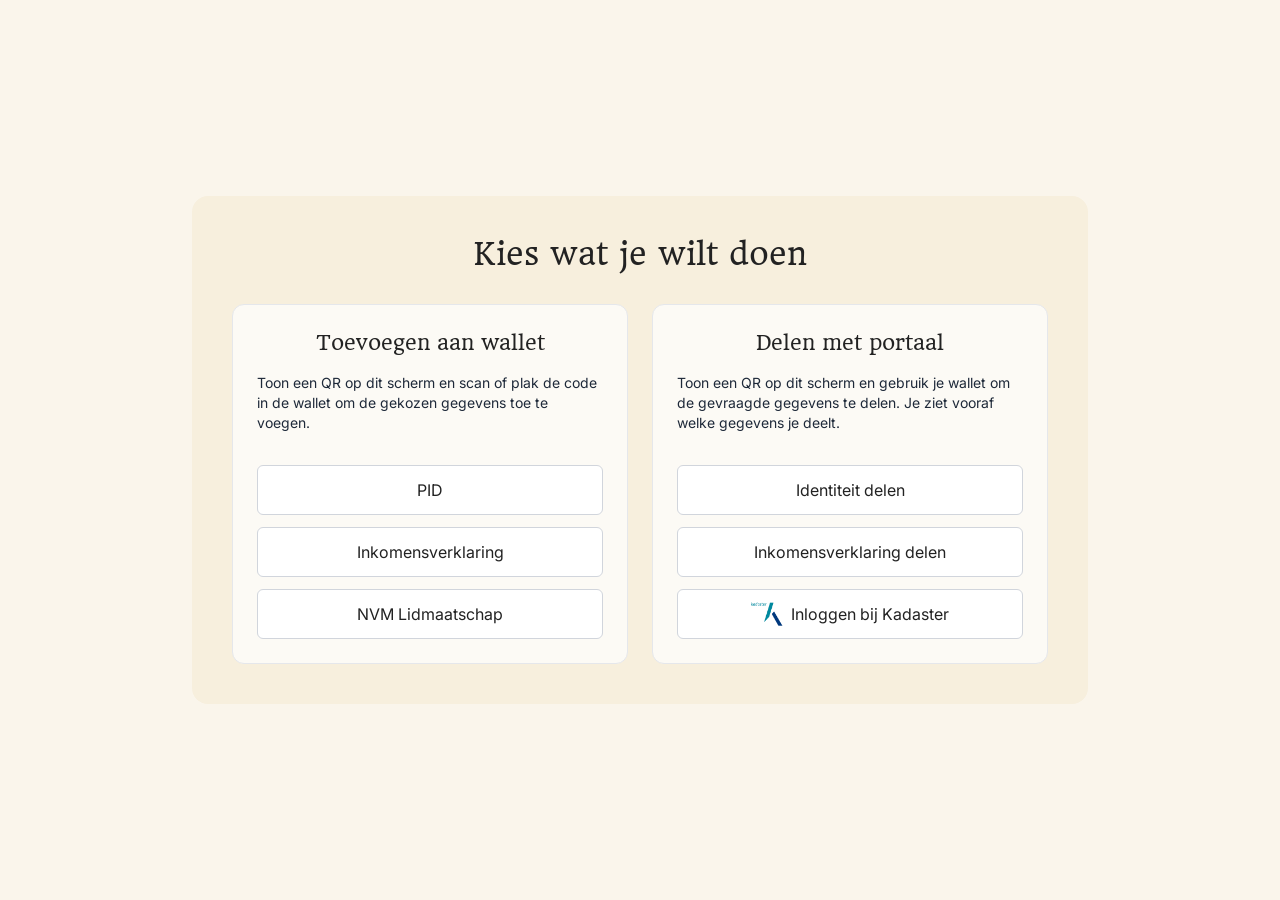
<file: portal/index.html>
<!DOCTYPE html>
<html lang="nl" class="overflow-x-hidden">

<head>
  <meta charset="UTF-8">
  <meta name="viewport" content="width=device-width, initial-scale=1.0">
  <meta name="mobile-web-app-capable" content="yes">
  <meta name="apple-mobile-web-app-status-bar-style" content="black-translucent">
  <link rel="icon" type="image/x-icon" href="../favicon.ico">
  <link href="https://fonts.googleapis.com/css2?family=Headland+One&family=Inter:wght@400;500;600;700&display=swap" rel="stylesheet" />
  <link rel="stylesheet" href="../css/output.css">
  <title>Portal | Kies gegeven</title>
</head>

<body class="overflow-x-hidden bg-brandBg text-textDark flex items-center justify-center min-h-screen px-8">
  <div class="max-w-4xl w-full bg-cardBg rounded-2xl p-10 flex flex-col items-center gap-8">
    <h1 class="font-headland text-3xl font-medium">Kies wat je wilt doen</h1>
    <div class="grid grid-cols-1 md:grid-cols-2 gap-6 w-full items-stretch">
      <section class="bg-white/70 rounded-xl p-6 border border-gray-200 flex flex-col gap-4 h-full">
        <h2 class="font-headland text-center text-xl">Toevoegen aan wallet</h2>
        <p class="font-inter text-sm text-gray-800 mb-2">Toon een QR op dit scherm en scan of plak de code in de wallet om de gekozen gegevens toe te voegen.</p>
        <div id="addLinks" class="flex flex-col gap-3 mt-2"></div>
      </section>
      <section class="bg-white/70 rounded-xl p-6 border border-gray-200 flex flex-col gap-4 h-full">
        <h2 class="font-headland text-center text-xl">Delen met portaal</h2>
        <p class="font-inter text-sm text-gray-800 mb-2">Toon een QR op dit scherm en gebruik je wallet om de gevraagde gegevens te delen. Je ziet vooraf welke gegevens je deelt.</p>
        <div id="useLinks" class="flex flex-col gap-3 mt-2"></div>
      </section>
    </div>
  </div>
  <script>
    (async function(){
      async function loadJson(url){ try { const r = await fetch(url, { cache: 'no-cache' }); if(!r.ok) throw new Error('http '+r.status); return await r.json(); } catch { return null; } }
      const content = await loadJson('../data/card-content.json') || {};
      const types = await loadJson('../data/card-types.json') || {};
      const scenarios = await loadJson('../data/use-scenarios.json') || {};
      const schemaFor = (t) => {
        const k = String(t||'').toUpperCase();
        const variants = [k, k.replace(/_/g,' '), k.replace(/[\s-]+/g,'_')];
        for (const v of variants) { if (types[v]) return types[v]; }
        const found = Object.keys(types||{}).find(key => String(key).toUpperCase() === k);
        return found ? types[found] : null;
      };
      const titleFor = (t) => { const s = schemaFor(t); const k = String(t||'').toUpperCase(); return (s && s.title) ? s.title : k; };
      // Add-to-wallet: use keys from templates (because they include example payload + issuer)
      const addContentRefs = Object.keys(content);
      const addLinks = document.getElementById('addLinks');
      if (addLinks) {
        addLinks.innerHTML='';
        addContentRefs.forEach((ref) => {
          const item = (content && content[ref]) || {};
          if (item && item.visible === false) return; // hide drafts
          const a = document.createElement('a');
          a.href = `add.html?type=${encodeURIComponent(item && item.type || "")}&content=${encodeURIComponent(ref)}`;
          a.className = 'bg-white border text-center hyphens-auto border-gray-300 text-textDark rounded-md px-6 py-3 text-base font-inter inline-flex items-center justify-center gap-2 transition-colors duration-200 hover:bg-brandBlue hover:text-white';
          a.textContent = titleFor(item && item.type || "");
          addLinks.appendChild(a);
        });
      }
      // Use/share: scenarios first, then generic by type
      const useLinks = document.getElementById('useLinks');
      if (useLinks) {
        useLinks.innerHTML='';
        const scKeys = Object.keys(scenarios || {});
        if (scKeys.length === 0) {
          const msg = document.createElement('p');
          msg.className = 'col-span-full font-inter text-sm text-gray-700 text-center';
          msg.textContent = 'Geen gebruiksscenario\'s geconfigureerd.';
          useLinks.appendChild(msg);
        } else {
          scKeys.forEach((id) => {
            const s = scenarios[id] || {};
            if (s && s.visible === false) return; // hide drafts
            const a = document.createElement('a');
            a.href = `share.html?scenario=${encodeURIComponent(id)}`;
            // Match generic card style (hover, border, colors)
            a.className = 'bg-white border text-center hyphens-none break-words border-gray-300 text-textDark rounded-md px-6 py-3 text-base font-inter inline-flex items-center justify-center gap-2 transition-colors duration-200 hover:bg-brandBlue hover:text-white';
            const label = s && s.title ? String(s.title) : String(id).toUpperCase();
            if (s.logo) {
              const img = document.createElement('img');
              img.src = s.logo; img.alt = '';
              img.className = 'object-contain flex-shrink-0';
              img.style.width = '32px';
              img.style.height = '24px';
              a.appendChild(img);
            }
            const span = document.createElement('span');
            span.textContent = label;
            a.appendChild(span);
            useLinks.appendChild(a);
          });
        }
      }
    })();
  </script>
</body>

</html>
</file>
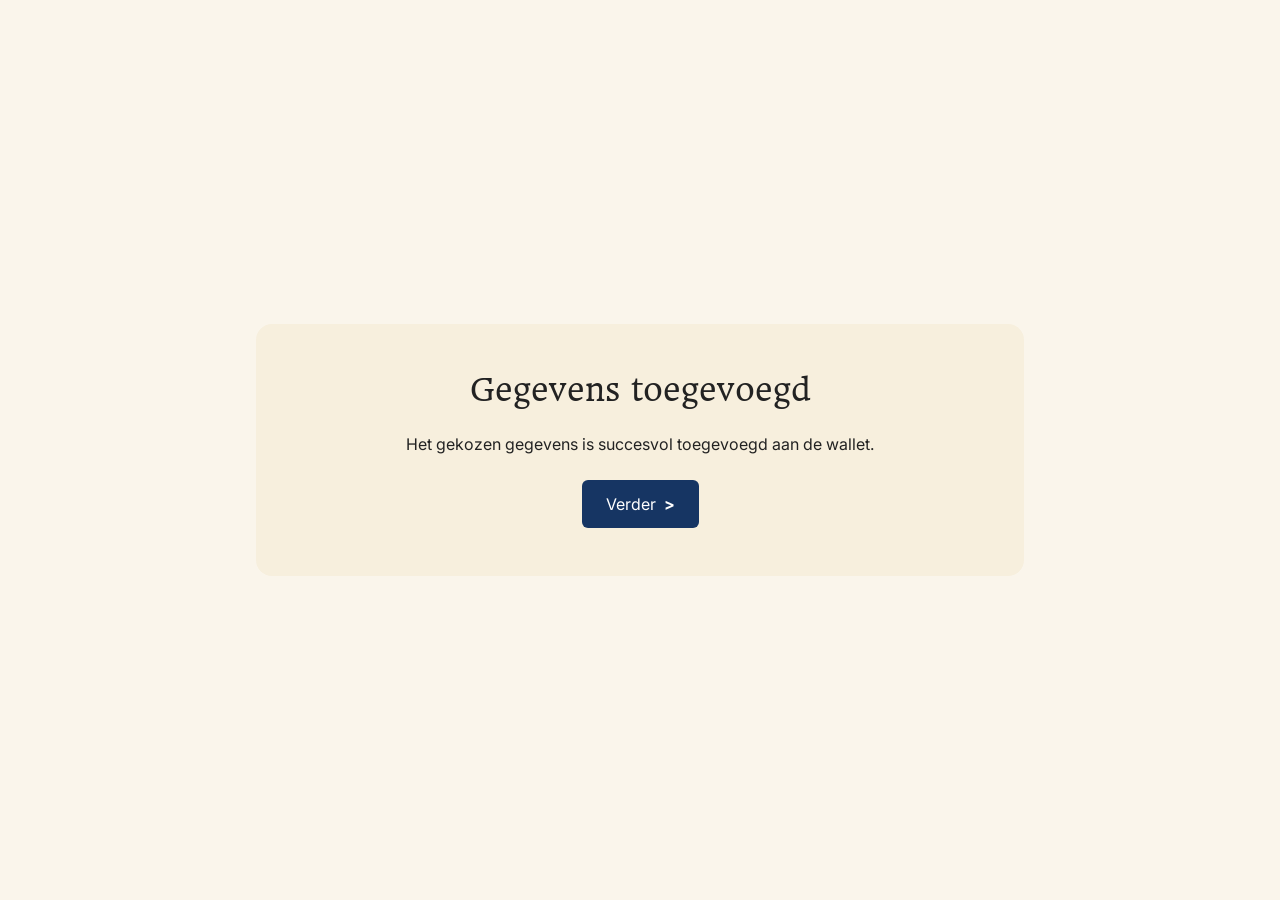
<file: portal/add-result.html>
<!DOCTYPE html>
<html lang="nl" class="overflow-x-hidden">
<head>
  <meta charset="UTF-8">
  <meta name="viewport" content="width=device-width, initial-scale=1.0">
  <meta name="mobile-web-app-capable" content="yes">
  <meta name="apple-mobile-web-app-status-bar-style" content="black-translucent">
  <link rel="icon" type="image/x-icon" href="../favicon.ico">
  <link href="https://fonts.googleapis.com/css2?family=Headland+One&family=Inter:wght@400;500;600;700&display=swap" rel="stylesheet" />
  <link rel="stylesheet" href="../css/output.css">
  <title>Portal | Toevoegen voltooid</title>
</head>
<body class="overflow-x-hidden bg-brandBg text-textDark flex items-center justify-center min-h-screen px-8">
  <div class="max-w-3xl w-full bg-cardBg rounded-2xl p-12 flex flex-col items-center gap-6">
    <h1 id="doneTitle" class="font-headland text-center text-3xl font-medium">Gegevens toegevoegd</h1>
    <p id="doneText" class="font-inter text-center">Het gekozen gegevens is succesvol toegevoegd aan de wallet.</p>
    <a href="index.html" class="bg-brandBlue hover:bg-brandBlueHover text-white rounded-md px-6 py-3 text-base font-inter inline-flex items-center gap-2 transition-colors duration-200">
      Verder
      <span><strong>&gt;</strong></span>
    </a>
  </div>

  <script>
    (async function(){
      const type = (new URLSearchParams(location.search).get('type') || '').toUpperCase();
      const title = document.getElementById('doneTitle');
      const text = document.getElementById('doneText');
      async function loadJson(u){ try { const r = await fetch(u,{cache:'no-cache'}); if(!r.ok) throw new Error(); return await r.json(); } catch { return null; } }
      const ui = await loadJson('../data/card-types.json') || {};
      const titleFor = (t) => { const k = String(t||'').toUpperCase(); const s = ui[k] || ui[String(k).replace(/_/g,' ')]; return (s && s.title) ? s.title : k; };
      const human = titleFor(type);
      if (type && human && title && text) {
        title.textContent = `${human} toegevoegd`;
        text.textContent = `De ${human} is succesvol toegevoegd aan de wallet.`;
      }
    })();
  </script>
</body>
</html>
</file>
